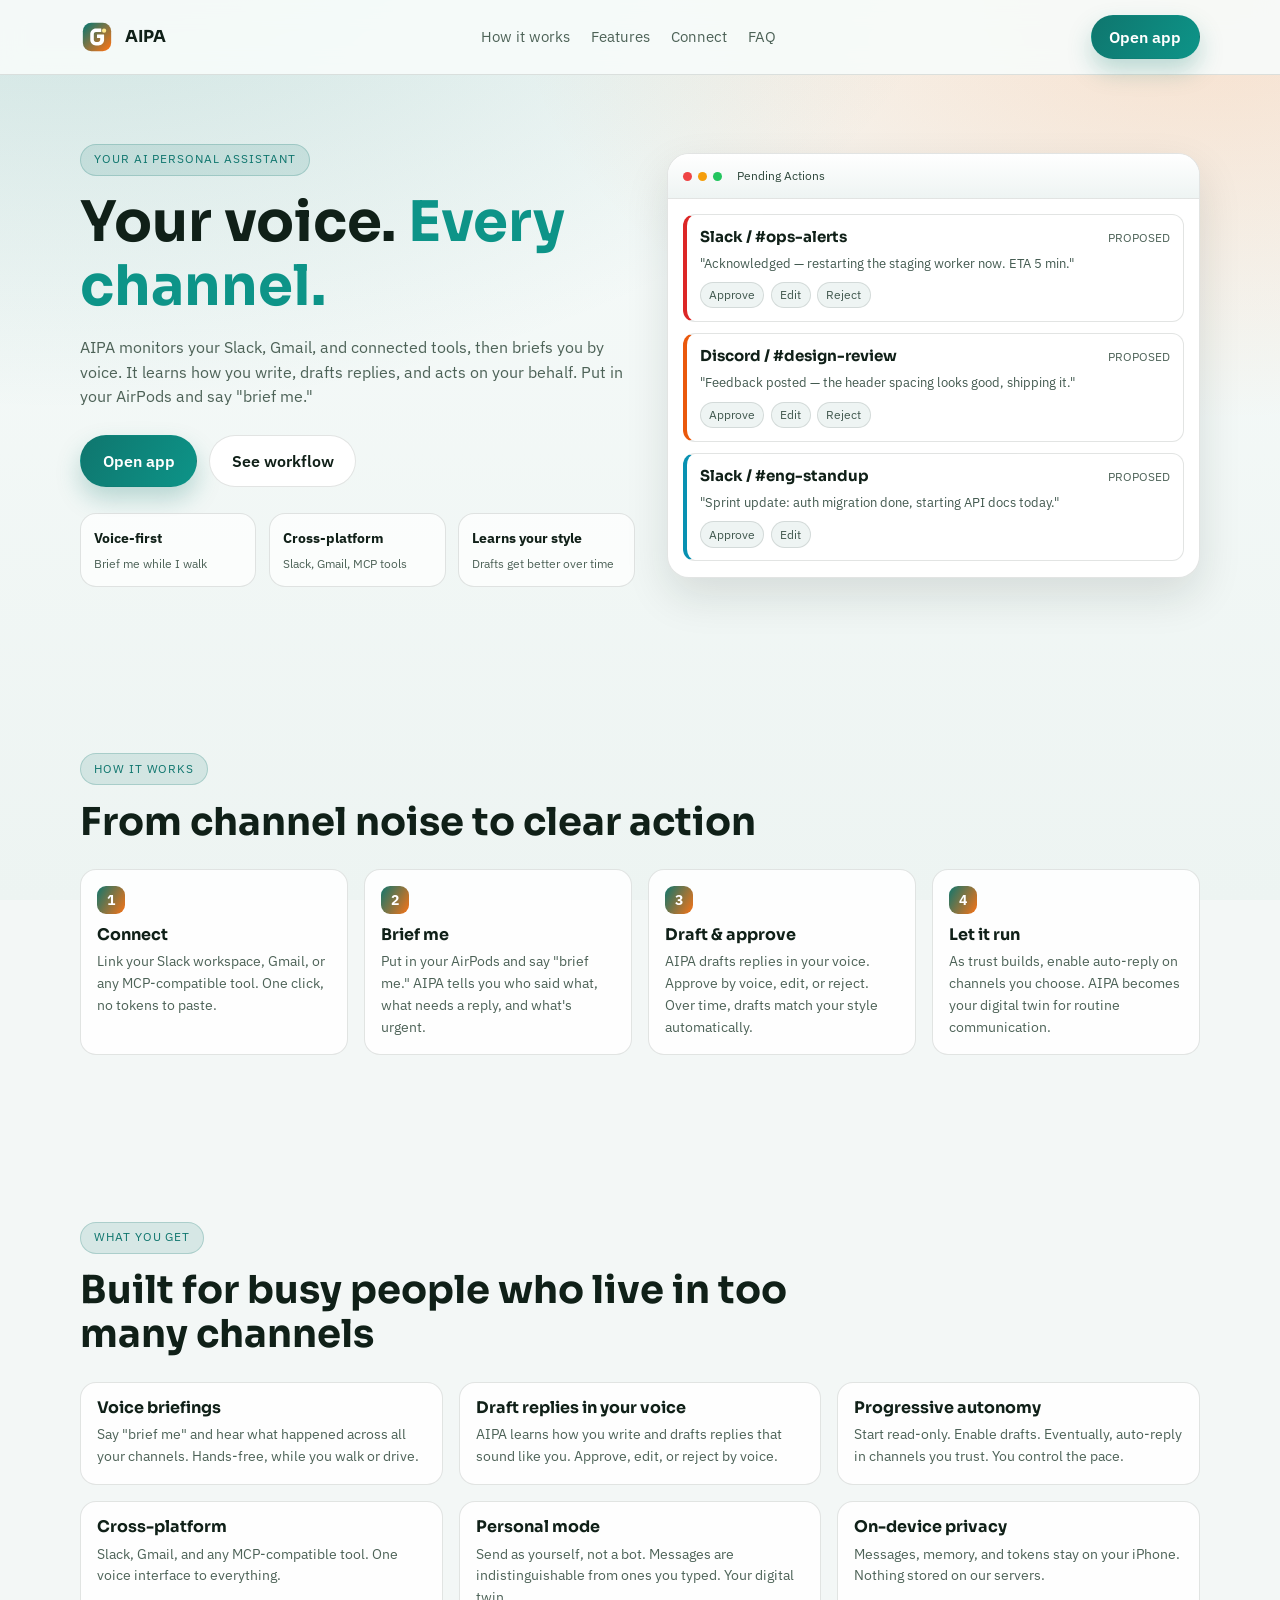
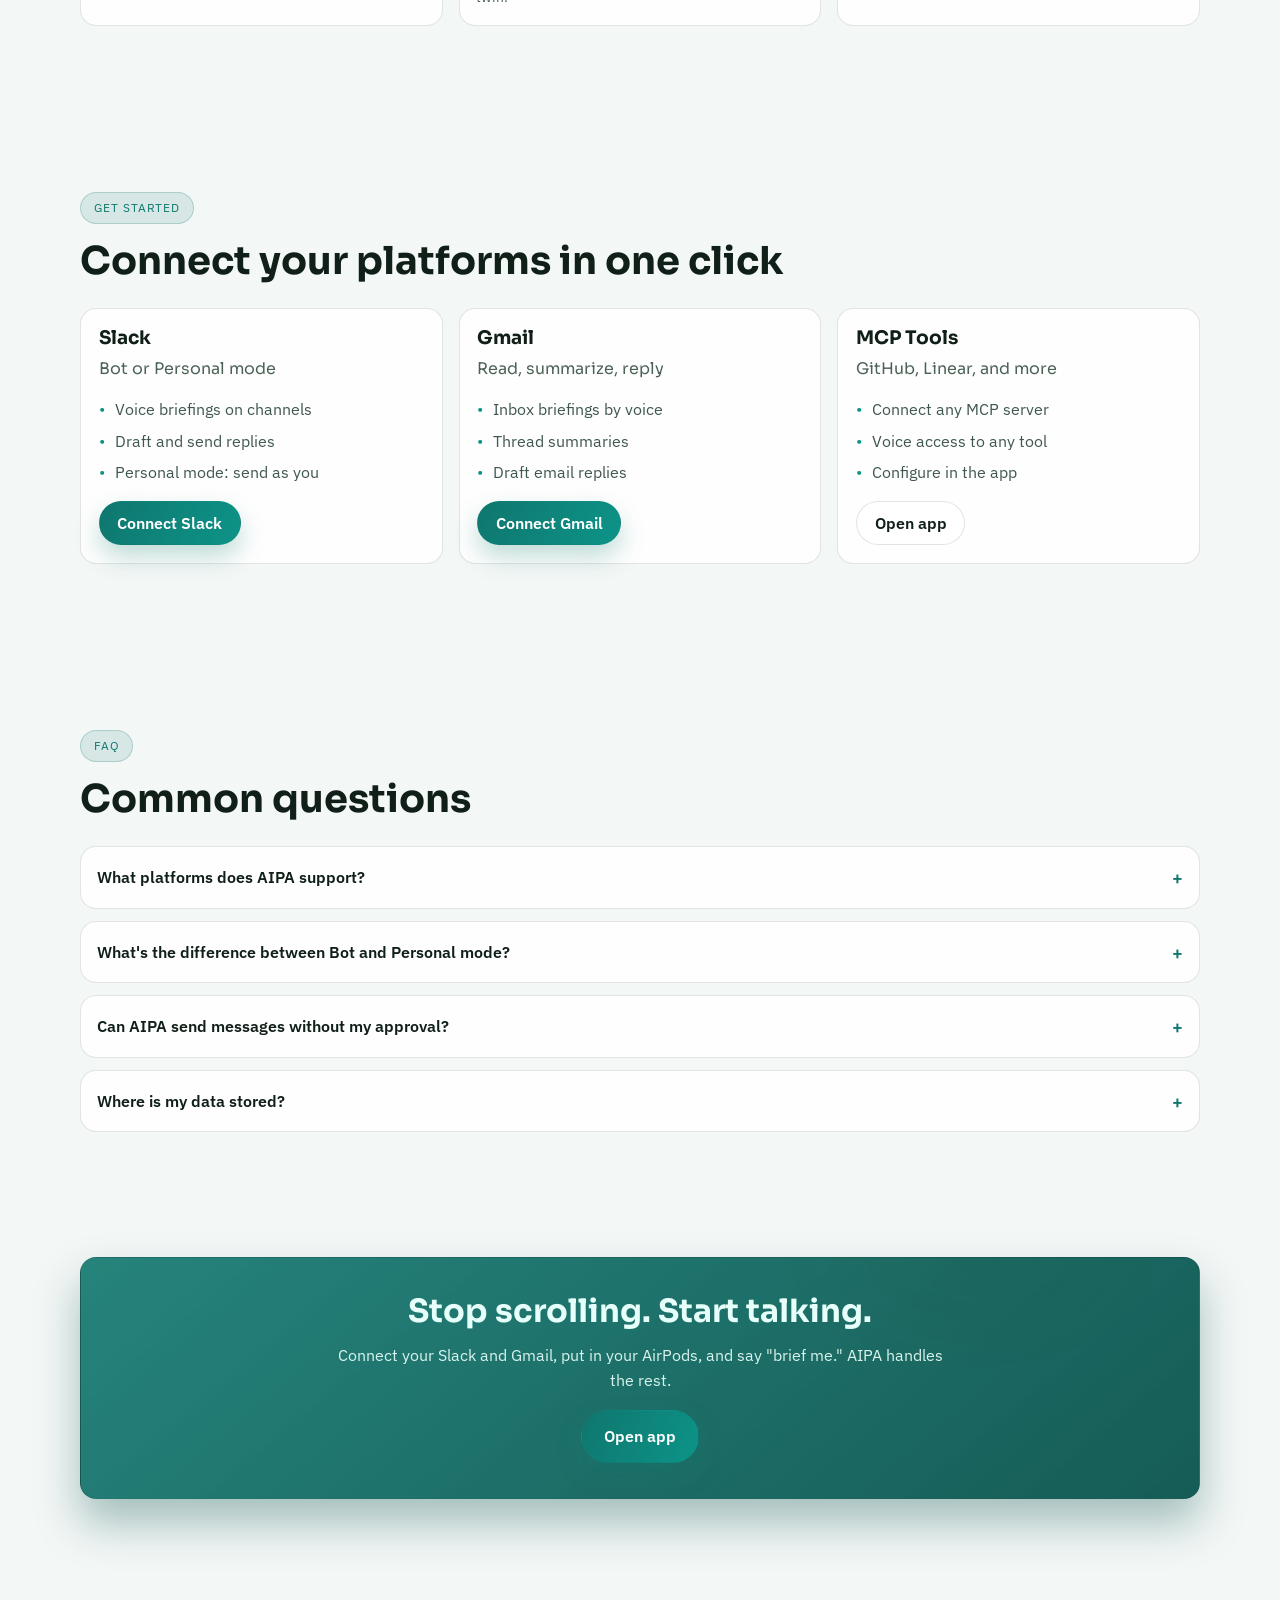
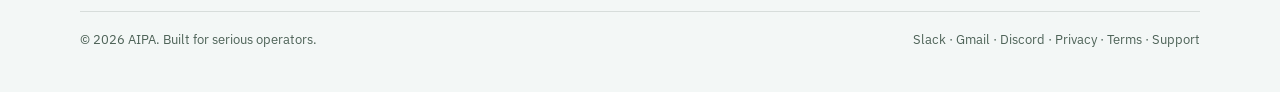
<file: index.html>
<!doctype html>
<html lang="en">
  <head>
    <meta charset="UTF-8" />
    <meta name="viewport" content="width=device-width, initial-scale=1.0" />
    <title>AIPA | Your AI Personal Assistant</title>
    <meta
      name="description"
      content="AIPA is a voice-first AI assistant that orchestrates your agents across Slack and Discord. Talk naturally, approve actions, and keep your channels moving."
    />

    <link rel="icon" href="assets/logo.svg" type="image/svg+xml" />
    <link rel="stylesheet" href="styles.css" />

    <link rel="preconnect" href="https://fonts.googleapis.com" />
    <link rel="preconnect" href="https://fonts.gstatic.com" crossorigin />
    <link
      href="https://fonts.googleapis.com/css2?family=Sora:wght@400;500;600;700;800&family=IBM+Plex+Sans:wght@400;500;600&display=swap"
      rel="stylesheet"
    />
  </head>
  <body>
    <div class="site-bg"></div>

    <header class="nav" id="top">
      <div class="nav-inner">
        <a class="brand" href="#top" aria-label="AIPA Home">
          <img src="assets/logo.svg" alt="AIPA logo" />
          <span>AIPA</span>
        </a>

        <button class="menu-btn" id="menuBtn" aria-expanded="false" aria-controls="mobileMenu">
          <span></span><span></span><span></span>
        </button>

        <nav class="nav-links" aria-label="Main navigation">
          <a href="#how">How it works</a>
          <a href="#features">Features</a>
          <a href="#connect">Connect</a>
          <a href="#faq">FAQ</a>
        </nav>

        <a class="btn btn-primary nav-cta" href="https://app.aipa.site">Open app</a>
      </div>

      <div class="mobile-menu" id="mobileMenu">
        <a href="#how">How it works</a>
        <a href="#features">Features</a>
        <a href="#connect">Connect</a>
        <a href="#faq">FAQ</a>
        <a class="btn btn-primary" href="https://app.aipa.site">Open app</a>
      </div>
    </header>

    <main>
      <section class="hero section reveal">
        <div class="hero-grid container">
          <div>
            <p class="eyebrow">Your AI personal assistant</p>
            <h1>
              Your voice.
              <span>Every channel.</span>
            </h1>
            <p class="hero-copy">
              AIPA monitors your Slack, Gmail, and connected tools,
              then briefs you by voice. It learns how you write, drafts replies,
              and acts on your behalf. Put in your AirPods and say "brief me."
            </p>
            <div class="hero-actions">
              <a class="btn btn-primary btn-lg" href="https://app.aipa.site">Open app</a>
              <a class="btn btn-ghost btn-lg" href="#how">See workflow</a>
            </div>
            <div class="hero-stats">
              <div>
                <strong>Voice-first</strong>
                <span>Brief me while I walk</span>
              </div>
              <div>
                <strong>Cross-platform</strong>
                <span>Slack, Gmail, MCP tools</span>
              </div>
              <div>
                <strong>Learns your style</strong>
                <span>Drafts get better over time</span>
              </div>
            </div>
          </div>

          <aside class="hero-panel" aria-label="Example action cards">
            <div class="panel-head">
              <span class="dot red"></span>
              <span class="dot amber"></span>
              <span class="dot green"></span>
              <p>Pending Actions</p>
            </div>
            <div class="panel-body">
              <article class="queue-item critical">
                <header>
                  <h3>Slack / #ops-alerts</h3>
                  <span>Proposed</span>
                </header>
                <p>"Acknowledged — restarting the staging worker now. ETA 5 min."</p>
                <div class="queue-tags">
                  <span>Approve</span>
                  <span>Edit</span>
                  <span>Reject</span>
                </div>
              </article>

              <article class="queue-item high">
                <header>
                  <h3>Discord / #design-review</h3>
                  <span>Proposed</span>
                </header>
                <p>"Feedback posted — the header spacing looks good, shipping it."</p>
                <div class="queue-tags">
                  <span>Approve</span>
                  <span>Edit</span>
                  <span>Reject</span>
                </div>
              </article>

              <article class="queue-item normal">
                <header>
                  <h3>Slack / #eng-standup</h3>
                  <span>Proposed</span>
                </header>
                <p>"Sprint update: auth migration done, starting API docs today."</p>
                <div class="queue-tags">
                  <span>Approve</span>
                  <span>Edit</span>
                </div>
              </article>
            </div>
          </aside>
        </div>
      </section>

      <section class="section reveal" id="how">
        <div class="container">
          <div class="section-head">
            <p class="eyebrow">How it works</p>
            <h2>From channel noise to clear action</h2>
          </div>

          <div class="steps-grid">
            <article class="step-card">
              <span>1</span>
              <h3>Connect</h3>
              <p>
                Link your Slack workspace, Gmail, or any MCP-compatible tool.
                One click, no tokens to paste.
              </p>
            </article>
            <article class="step-card">
              <span>2</span>
              <h3>Brief me</h3>
              <p>
                Put in your AirPods and say "brief me." AIPA tells you who
                said what, what needs a reply, and what's urgent.
              </p>
            </article>
            <article class="step-card">
              <span>3</span>
              <h3>Draft &amp; approve</h3>
              <p>
                AIPA drafts replies in your voice. Approve by voice, edit,
                or reject. Over time, drafts match your style automatically.
              </p>
            </article>
            <article class="step-card">
              <span>4</span>
              <h3>Let it run</h3>
              <p>
                As trust builds, enable auto-reply on channels you choose.
                AIPA becomes your digital twin for routine communication.
              </p>
            </article>
          </div>
        </div>
      </section>

      <section class="section reveal" id="features">
        <div class="container">
          <div class="section-head">
            <p class="eyebrow">What you get</p>
            <h2>Built for busy people who live in too many channels</h2>
          </div>

          <div class="feature-grid">
            <article class="feature-card">
              <h3>Voice briefings</h3>
              <p>Say "brief me" and hear what happened across all your channels. Hands-free, while you walk or drive.</p>
            </article>
            <article class="feature-card">
              <h3>Draft replies in your voice</h3>
              <p>AIPA learns how you write and drafts replies that sound like you. Approve, edit, or reject by voice.</p>
            </article>
            <article class="feature-card">
              <h3>Progressive autonomy</h3>
              <p>Start read-only. Enable drafts. Eventually, auto-reply in channels you trust. You control the pace.</p>
            </article>
            <article class="feature-card">
              <h3>Cross-platform</h3>
              <p>Slack, Gmail, and any MCP-compatible tool. One voice interface to everything.</p>
            </article>
            <article class="feature-card">
              <h3>Personal mode</h3>
              <p>Send as yourself, not a bot. Messages are indistinguishable from ones you typed. Your digital twin.</p>
            </article>
            <article class="feature-card">
              <h3>On-device privacy</h3>
              <p>Messages, memory, and tokens stay on your iPhone. Nothing stored on our servers.</p>
            </article>
          </div>
        </div>
      </section>

      <section class="section reveal" id="connect">
        <div class="container">
          <div class="section-head">
            <p class="eyebrow">Get started</p>
            <h2>Connect your platforms in one click</h2>
          </div>

          <div class="pricing-grid">
            <article class="price-card">
              <h3>Slack</h3>
              <p class="price" style="font-size:1rem;color:var(--muted)">Bot or Personal mode</p>
              <ul>
                <li>Voice briefings on channels</li>
                <li>Draft and send replies</li>
                <li>Personal mode: send as you</li>
              </ul>
              <a class="btn btn-primary" href="/install/slack.html">Connect Slack</a>
            </article>

            <article class="price-card">
              <h3>Gmail</h3>
              <p class="price" style="font-size:1rem;color:var(--muted)">Read, summarize, reply</p>
              <ul>
                <li>Inbox briefings by voice</li>
                <li>Thread summaries</li>
                <li>Draft email replies</li>
              </ul>
              <a class="btn btn-primary" href="/install/gmail.html">Connect Gmail</a>
            </article>

            <article class="price-card">
              <h3>MCP Tools</h3>
              <p class="price" style="font-size:1rem;color:var(--muted)">GitHub, Linear, and more</p>
              <ul>
                <li>Connect any MCP server</li>
                <li>Voice access to any tool</li>
                <li>Configure in the app</li>
              </ul>
              <a class="btn btn-ghost" href="https://app.aipa.site">Open app</a>
            </article>
          </div>
        </div>
      </section>

      <section class="section reveal" id="faq">
        <div class="container">
          <div class="section-head">
            <p class="eyebrow">FAQ</p>
            <h2>Common questions</h2>
          </div>

          <div class="faq-list">
            <article class="faq-item">
              <button class="faq-q" type="button">
                What platforms does AIPA support?
                <span>+</span>
              </button>
              <div class="faq-a">
                Slack (bot and personal mode), Gmail, and any tool with an MCP server.
                Connect with one click — no tokens to paste.
              </div>
            </article>

            <article class="faq-item">
              <button class="faq-q" type="button">
                What's the difference between Bot and Personal mode?
                <span>+</span>
              </button>
              <div class="faq-a">
                Bot mode: AIPA joins as a separate bot user, messages are labeled [via AIPA].
                Personal mode: AIPA sends as you — messages are indistinguishable from ones you typed.
                You choose per workspace.
              </div>
            </article>

            <article class="faq-item">
              <button class="faq-q" type="button">
                Can AIPA send messages without my approval?
                <span>+</span>
              </button>
              <div class="faq-a">
                Not by default. Every draft goes through you first. As you build trust,
                you can enable auto-reply on specific channels. You control the pace.
              </div>
            </article>

            <article class="faq-item">
              <button class="faq-q" type="button">
                Where is my data stored?
                <span>+</span>
              </button>
              <div class="faq-a">
                On your iPhone. Messages, agent memory, API keys, and tokens all stay in
                your device's Keychain. Nothing is stored on our servers.
              </div>
            </article>
          </div>
        </div>
      </section>

      <section class="section cta reveal" id="join">
        <div class="container cta-card">
          <h2>Stop scrolling. Start talking.</h2>
          <p>
            Connect your Slack and Gmail, put in your AirPods, and say "brief me."
            AIPA handles the rest.
          </p>
          <a class="btn btn-primary btn-lg" href="https://app.aipa.site">
            Open app
          </a>
        </div>
      </section>
    </main>

    <footer class="footer">
      <div class="container footer-inner">
        <p>&copy; <span id="year"></span> AIPA. Built for serious operators.</p>
        <div>
          <a href="/install/slack.html">Slack</a> &middot;
          <a href="/install/gmail.html">Gmail</a> &middot;
          <a href="/install/discord.html">Discord</a> &middot;
          <a href="/privacy.html">Privacy</a> &middot;
          <a href="/terms.html">Terms</a> &middot;
          <a href="/support.html">Support</a>
        </div>
      </div>
    </footer>

    <script src="script.js"></script>
  </body>
</html>
</file>
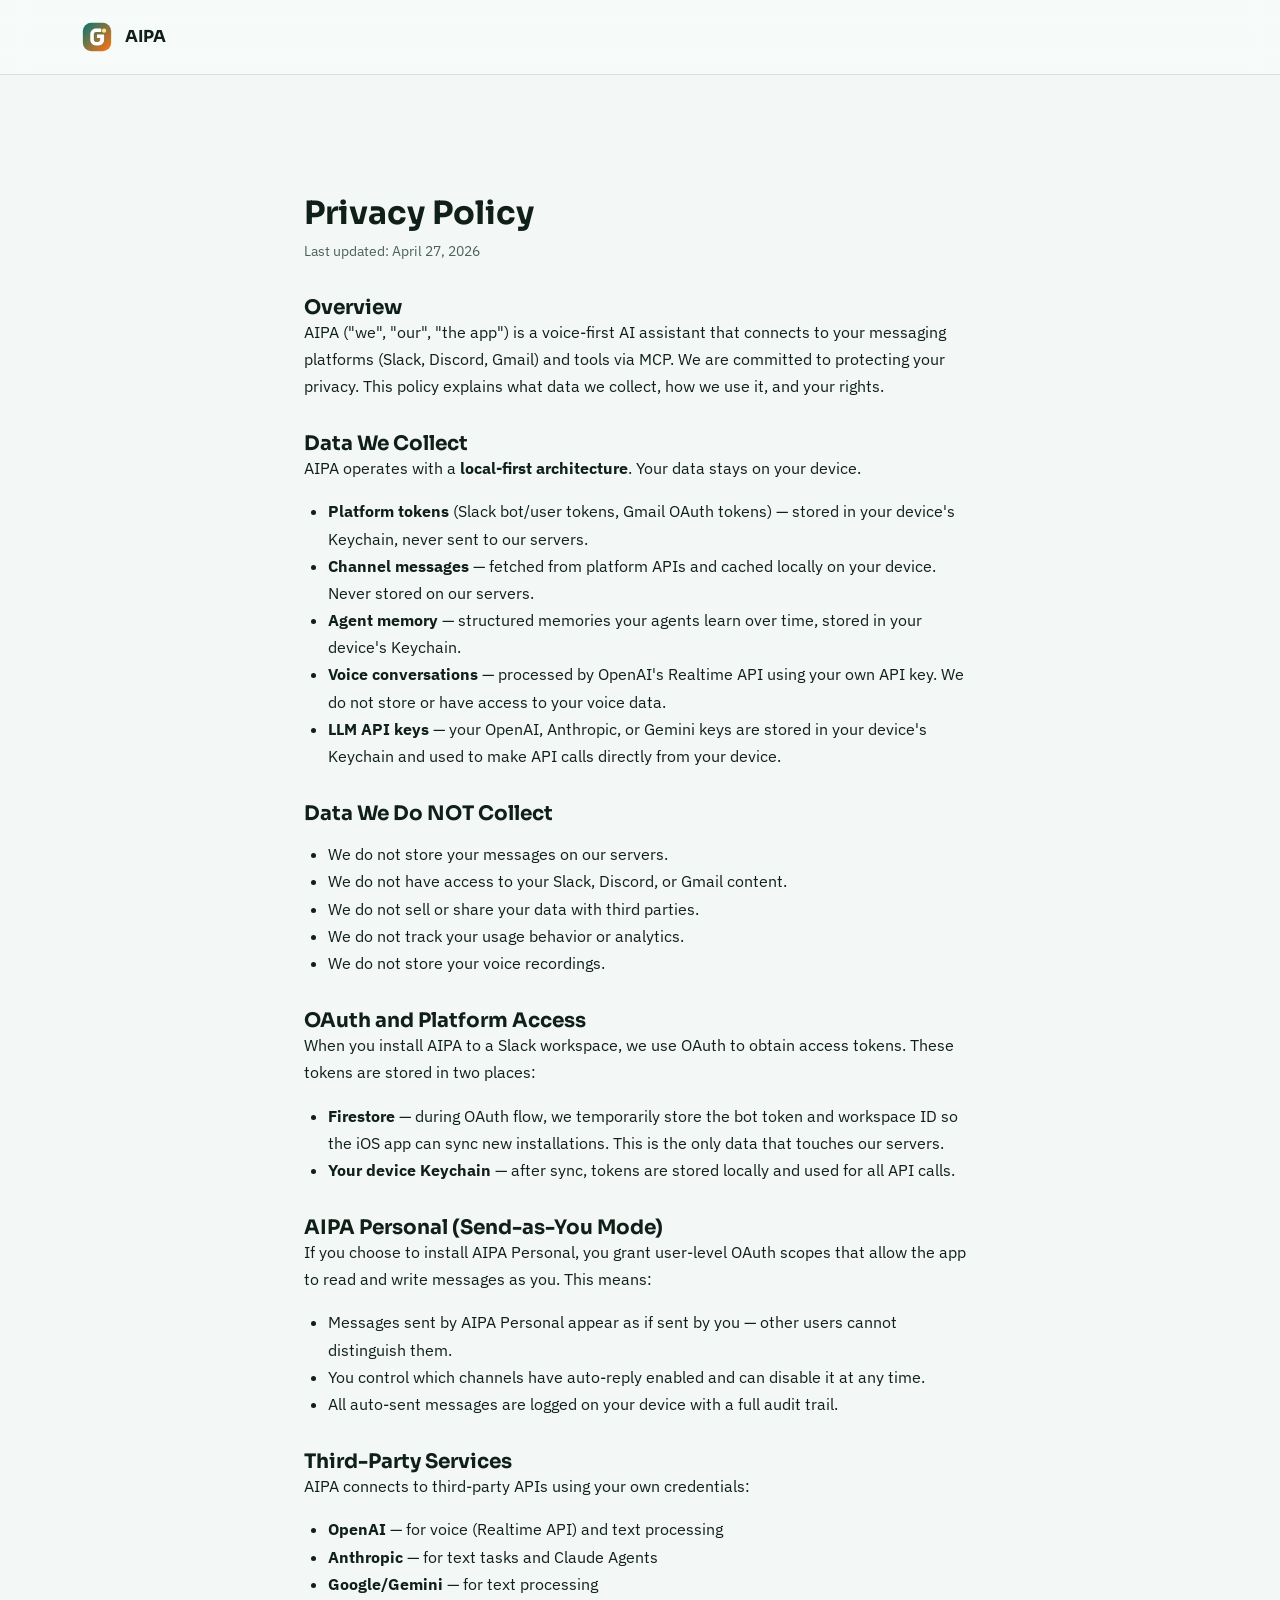
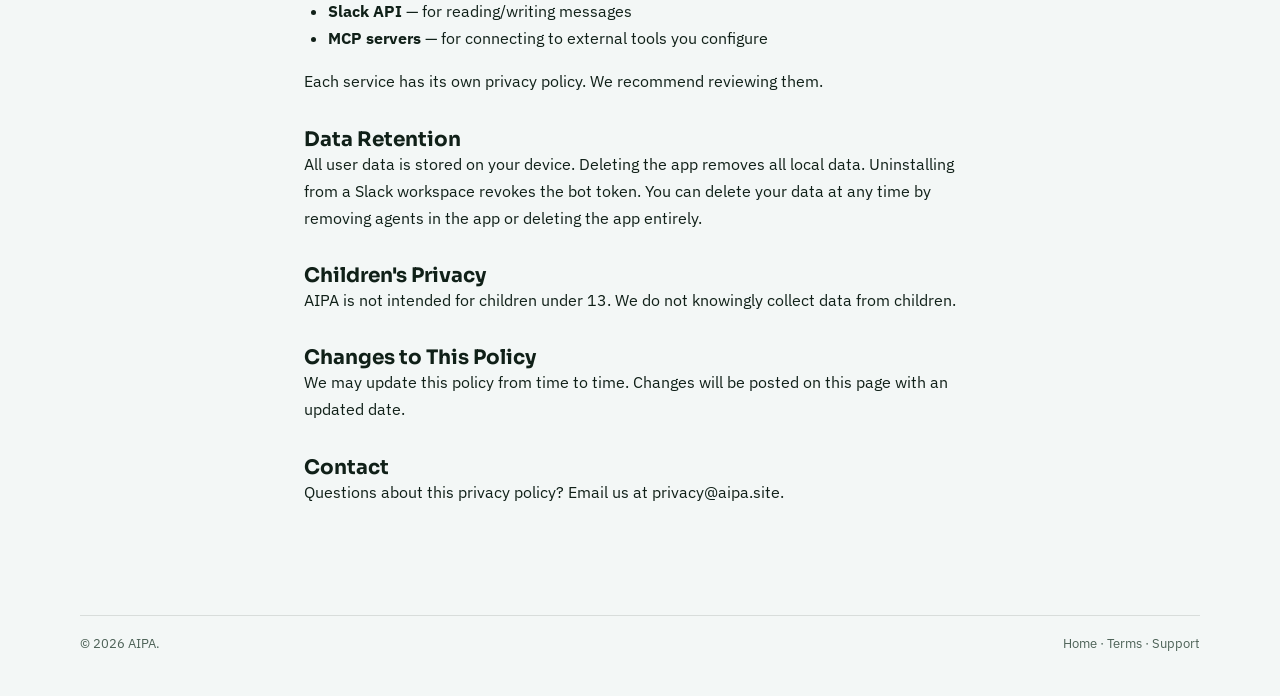
<file: privacy.html>
<!doctype html>
<html lang="en">
  <head>
    <meta charset="UTF-8" />
    <meta name="viewport" content="width=device-width, initial-scale=1.0" />
    <title>Privacy Policy | AIPA</title>
    <meta name="description" content="AIPA Privacy Policy — how we handle your data." />
    <link rel="icon" href="assets/logo.svg" type="image/svg+xml" />
    <link rel="stylesheet" href="styles.css" />
    <link rel="preconnect" href="https://fonts.googleapis.com" />
    <link rel="preconnect" href="https://fonts.gstatic.com" crossorigin />
    <link href="https://fonts.googleapis.com/css2?family=Sora:wght@400;500;600;700;800&family=IBM+Plex+Sans:wght@400;500;600&display=swap" rel="stylesheet" />
    <style>
      .legal { max-width: 720px; margin: 0 auto; padding: 120px 24px 80px; }
      .legal h1 { font-family: "Sora", sans-serif; font-size: 2rem; margin-bottom: 0.5rem; }
      .legal .updated { color: var(--muted); font-size: 0.875rem; margin-bottom: 2rem; }
      .legal h2 { font-family: "Sora", sans-serif; font-size: 1.25rem; margin-top: 2rem; }
      .legal p, .legal li { line-height: 1.7; color: var(--ink); }
      .legal ul { padding-left: 1.5rem; }
    </style>
  </head>
  <body>
    <header class="nav">
      <div class="nav-inner">
        <a class="brand" href="/" aria-label="AIPA Home">
          <img src="assets/logo.svg" alt="AIPA logo" />
          <span>AIPA</span>
        </a>
      </div>
    </header>

    <div class="legal">
      <h1>Privacy Policy</h1>
      <p class="updated">Last updated: April 27, 2026</p>

      <h2>Overview</h2>
      <p>AIPA ("we", "our", "the app") is a voice-first AI assistant that connects to your messaging platforms (Slack, Discord, Gmail) and tools via MCP. We are committed to protecting your privacy. This policy explains what data we collect, how we use it, and your rights.</p>

      <h2>Data We Collect</h2>
      <p>AIPA operates with a <strong>local-first architecture</strong>. Your data stays on your device.</p>
      <ul>
        <li><strong>Platform tokens</strong> (Slack bot/user tokens, Gmail OAuth tokens) — stored in your device's Keychain, never sent to our servers.</li>
        <li><strong>Channel messages</strong> — fetched from platform APIs and cached locally on your device. Never stored on our servers.</li>
        <li><strong>Agent memory</strong> — structured memories your agents learn over time, stored in your device's Keychain.</li>
        <li><strong>Voice conversations</strong> — processed by OpenAI's Realtime API using your own API key. We do not store or have access to your voice data.</li>
        <li><strong>LLM API keys</strong> — your OpenAI, Anthropic, or Gemini keys are stored in your device's Keychain and used to make API calls directly from your device.</li>
      </ul>

      <h2>Data We Do NOT Collect</h2>
      <ul>
        <li>We do not store your messages on our servers.</li>
        <li>We do not have access to your Slack, Discord, or Gmail content.</li>
        <li>We do not sell or share your data with third parties.</li>
        <li>We do not track your usage behavior or analytics.</li>
        <li>We do not store your voice recordings.</li>
      </ul>

      <h2>OAuth and Platform Access</h2>
      <p>When you install AIPA to a Slack workspace, we use OAuth to obtain access tokens. These tokens are stored in two places:</p>
      <ul>
        <li><strong>Firestore</strong> — during OAuth flow, we temporarily store the bot token and workspace ID so the iOS app can sync new installations. This is the only data that touches our servers.</li>
        <li><strong>Your device Keychain</strong> — after sync, tokens are stored locally and used for all API calls.</li>
      </ul>

      <h2>AIPA Personal (Send-as-You Mode)</h2>
      <p>If you choose to install AIPA Personal, you grant user-level OAuth scopes that allow the app to read and write messages as you. This means:</p>
      <ul>
        <li>Messages sent by AIPA Personal appear as if sent by you — other users cannot distinguish them.</li>
        <li>You control which channels have auto-reply enabled and can disable it at any time.</li>
        <li>All auto-sent messages are logged on your device with a full audit trail.</li>
      </ul>

      <h2>Third-Party Services</h2>
      <p>AIPA connects to third-party APIs using your own credentials:</p>
      <ul>
        <li><strong>OpenAI</strong> — for voice (Realtime API) and text processing</li>
        <li><strong>Anthropic</strong> — for text tasks and Claude Agents</li>
        <li><strong>Google/Gemini</strong> — for text processing</li>
        <li><strong>Slack API</strong> — for reading/writing messages</li>
        <li><strong>MCP servers</strong> — for connecting to external tools you configure</li>
      </ul>
      <p>Each service has its own privacy policy. We recommend reviewing them.</p>

      <h2>Data Retention</h2>
      <p>All user data is stored on your device. Deleting the app removes all local data. Uninstalling from a Slack workspace revokes the bot token. You can delete your data at any time by removing agents in the app or deleting the app entirely.</p>

      <h2>Children's Privacy</h2>
      <p>AIPA is not intended for children under 13. We do not knowingly collect data from children.</p>

      <h2>Changes to This Policy</h2>
      <p>We may update this policy from time to time. Changes will be posted on this page with an updated date.</p>

      <h2>Contact</h2>
      <p>Questions about this privacy policy? Email us at <a href="mailto:privacy@aipa.site">privacy@aipa.site</a>.</p>
    </div>

    <footer class="footer">
      <div class="container footer-inner">
        <p>&copy; <span id="year"></span> AIPA.</p>
        <div>
          <a href="/">Home</a> &middot;
          <a href="/terms.html">Terms</a> &middot;
          <a href="/support.html">Support</a>
        </div>
      </div>
    </footer>
    <script>document.getElementById("year").textContent = new Date().getFullYear();</script>
  </body>
</html>
</file>
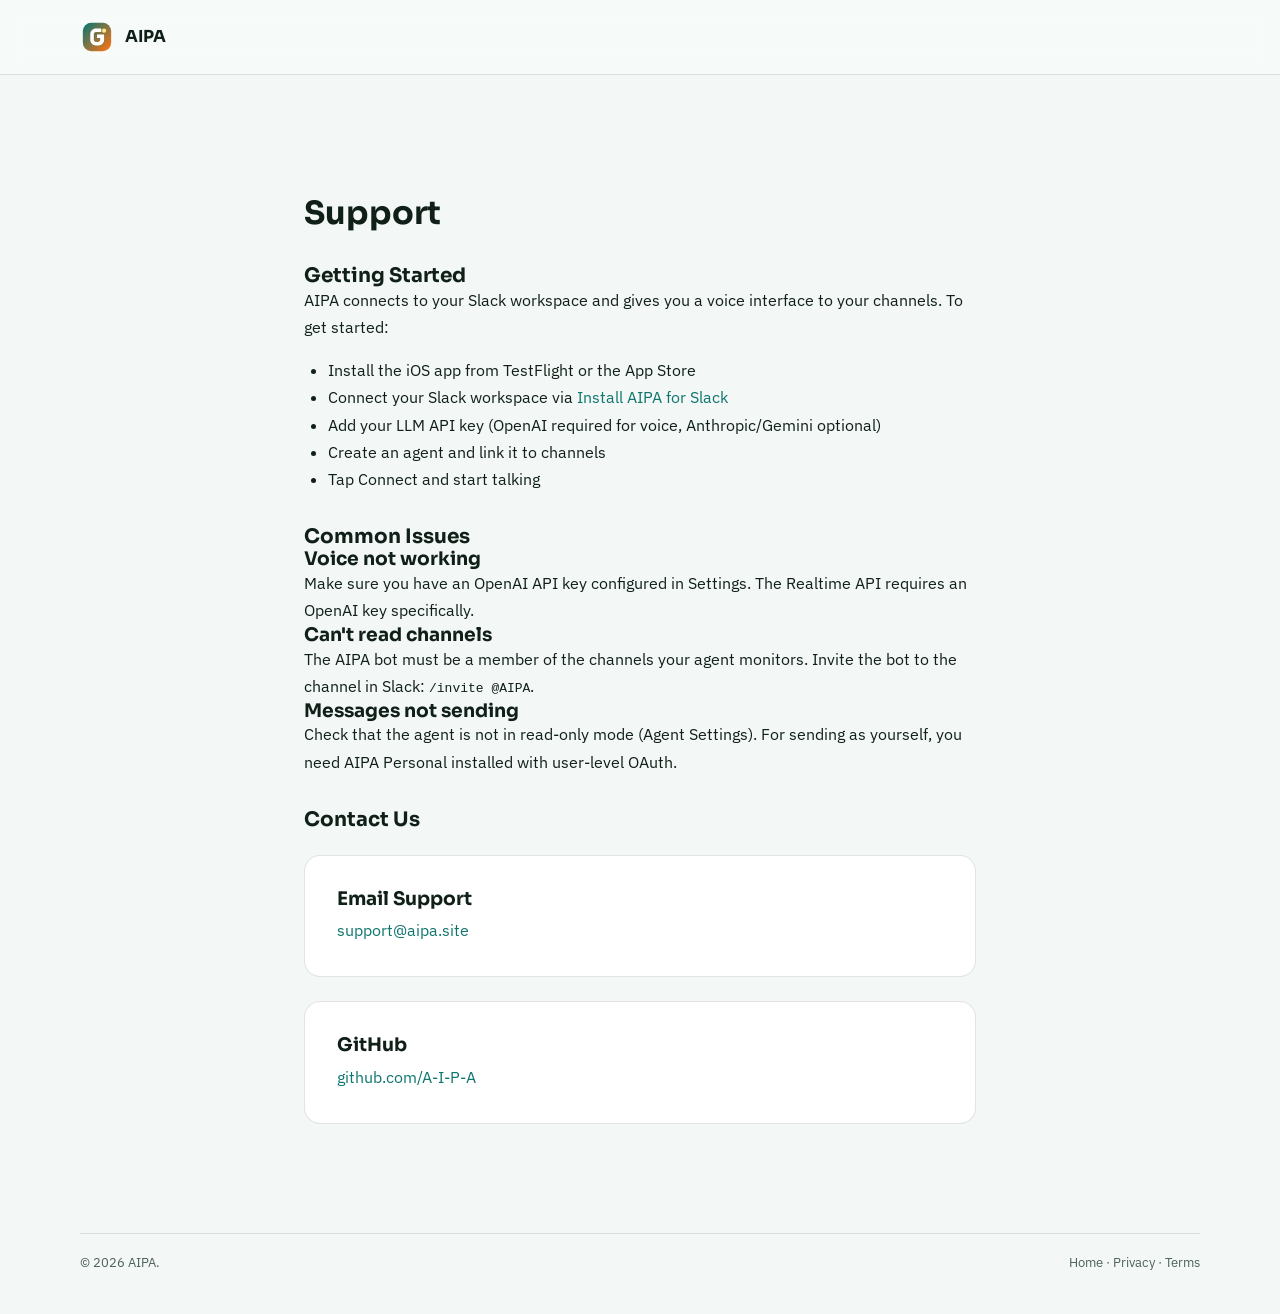
<file: support.html>
<!doctype html>
<html lang="en">
  <head>
    <meta charset="UTF-8" />
    <meta name="viewport" content="width=device-width, initial-scale=1.0" />
    <title>Support | AIPA</title>
    <meta name="description" content="Get help with AIPA." />
    <link rel="icon" href="assets/logo.svg" type="image/svg+xml" />
    <link rel="stylesheet" href="styles.css" />
    <link rel="preconnect" href="https://fonts.googleapis.com" />
    <link rel="preconnect" href="https://fonts.gstatic.com" crossorigin />
    <link href="https://fonts.googleapis.com/css2?family=Sora:wght@400;500;600;700;800&family=IBM+Plex+Sans:wght@400;500;600&display=swap" rel="stylesheet" />
    <style>
      .legal { max-width: 720px; margin: 0 auto; padding: 120px 24px 80px; }
      .legal h1 { font-family: "Sora", sans-serif; font-size: 2rem; margin-bottom: 0.5rem; }
      .legal h2 { font-family: "Sora", sans-serif; font-size: 1.25rem; margin-top: 2rem; }
      .legal p, .legal li { line-height: 1.7; color: var(--ink); }
      .legal ul { padding-left: 1.5rem; }
      .legal a { color: var(--teal); }
      .contact-card { background: var(--surface); border-radius: var(--radius-lg); padding: 2rem; margin-top: 1.5rem; border: 1px solid var(--line); }
      .contact-card h3 { font-family: "Sora", sans-serif; margin: 0 0 0.5rem; }
      .contact-card p { margin: 0; }
    </style>
  </head>
  <body>
    <header class="nav">
      <div class="nav-inner">
        <a class="brand" href="/" aria-label="AIPA Home">
          <img src="assets/logo.svg" alt="AIPA logo" />
          <span>AIPA</span>
        </a>
      </div>
    </header>

    <div class="legal">
      <h1>Support</h1>

      <h2>Getting Started</h2>
      <p>AIPA connects to your Slack workspace and gives you a voice interface to your channels. To get started:</p>
      <ul>
        <li>Install the iOS app from TestFlight or the App Store</li>
        <li>Connect your Slack workspace via <a href="/install/slack.html">Install AIPA for Slack</a></li>
        <li>Add your LLM API key (OpenAI required for voice, Anthropic/Gemini optional)</li>
        <li>Create an agent and link it to channels</li>
        <li>Tap Connect and start talking</li>
      </ul>

      <h2>Common Issues</h2>

      <h3>Voice not working</h3>
      <p>Make sure you have an OpenAI API key configured in Settings. The Realtime API requires an OpenAI key specifically.</p>

      <h3>Can't read channels</h3>
      <p>The AIPA bot must be a member of the channels your agent monitors. Invite the bot to the channel in Slack: <code>/invite @AIPA</code>.</p>

      <h3>Messages not sending</h3>
      <p>Check that the agent is not in read-only mode (Agent Settings). For sending as yourself, you need AIPA Personal installed with user-level OAuth.</p>

      <h2>Contact Us</h2>

      <div class="contact-card">
        <h3>Email Support</h3>
        <p><a href="mailto:support@aipa.site">support@aipa.site</a></p>
      </div>

      <div class="contact-card">
        <h3>GitHub</h3>
        <p><a href="https://github.com/A-I-P-A">github.com/A-I-P-A</a></p>
      </div>
    </div>

    <footer class="footer">
      <div class="container footer-inner">
        <p>&copy; <span id="year"></span> AIPA.</p>
        <div>
          <a href="/">Home</a> &middot;
          <a href="/privacy.html">Privacy</a> &middot;
          <a href="/terms.html">Terms</a>
        </div>
      </div>
    </footer>
    <script>document.getElementById("year").textContent = new Date().getFullYear();</script>
  </body>
</html>
</file>
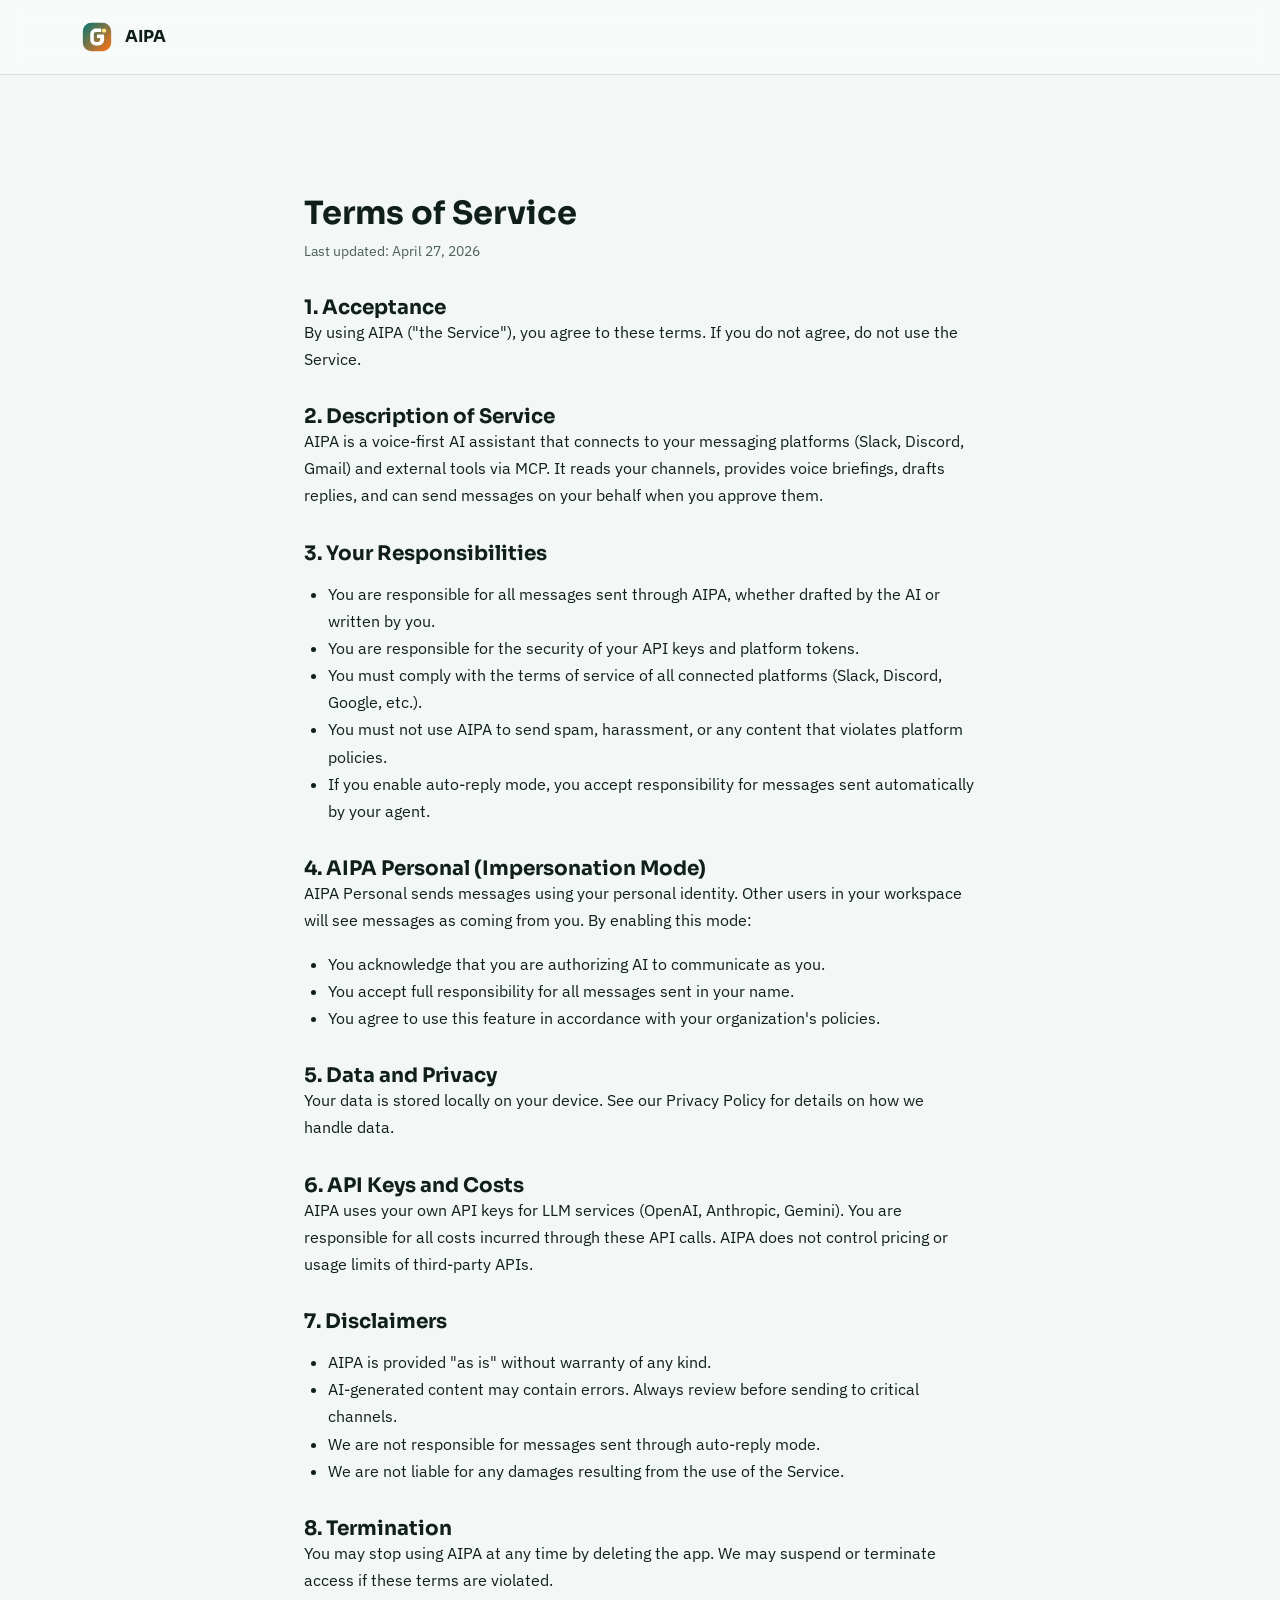
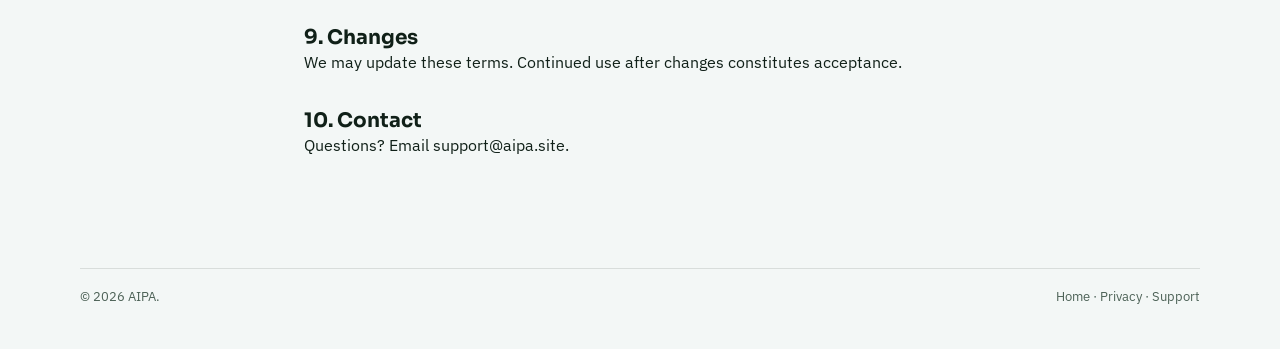
<file: terms.html>
<!doctype html>
<html lang="en">
  <head>
    <meta charset="UTF-8" />
    <meta name="viewport" content="width=device-width, initial-scale=1.0" />
    <title>Terms of Service | AIPA</title>
    <meta name="description" content="AIPA Terms of Service." />
    <link rel="icon" href="assets/logo.svg" type="image/svg+xml" />
    <link rel="stylesheet" href="styles.css" />
    <link rel="preconnect" href="https://fonts.googleapis.com" />
    <link rel="preconnect" href="https://fonts.gstatic.com" crossorigin />
    <link href="https://fonts.googleapis.com/css2?family=Sora:wght@400;500;600;700;800&family=IBM+Plex+Sans:wght@400;500;600&display=swap" rel="stylesheet" />
    <style>
      .legal { max-width: 720px; margin: 0 auto; padding: 120px 24px 80px; }
      .legal h1 { font-family: "Sora", sans-serif; font-size: 2rem; margin-bottom: 0.5rem; }
      .legal .updated { color: var(--muted); font-size: 0.875rem; margin-bottom: 2rem; }
      .legal h2 { font-family: "Sora", sans-serif; font-size: 1.25rem; margin-top: 2rem; }
      .legal p, .legal li { line-height: 1.7; color: var(--ink); }
      .legal ul { padding-left: 1.5rem; }
    </style>
  </head>
  <body>
    <header class="nav">
      <div class="nav-inner">
        <a class="brand" href="/" aria-label="AIPA Home">
          <img src="assets/logo.svg" alt="AIPA logo" />
          <span>AIPA</span>
        </a>
      </div>
    </header>

    <div class="legal">
      <h1>Terms of Service</h1>
      <p class="updated">Last updated: April 27, 2026</p>

      <h2>1. Acceptance</h2>
      <p>By using AIPA ("the Service"), you agree to these terms. If you do not agree, do not use the Service.</p>

      <h2>2. Description of Service</h2>
      <p>AIPA is a voice-first AI assistant that connects to your messaging platforms (Slack, Discord, Gmail) and external tools via MCP. It reads your channels, provides voice briefings, drafts replies, and can send messages on your behalf when you approve them.</p>

      <h2>3. Your Responsibilities</h2>
      <ul>
        <li>You are responsible for all messages sent through AIPA, whether drafted by the AI or written by you.</li>
        <li>You are responsible for the security of your API keys and platform tokens.</li>
        <li>You must comply with the terms of service of all connected platforms (Slack, Discord, Google, etc.).</li>
        <li>You must not use AIPA to send spam, harassment, or any content that violates platform policies.</li>
        <li>If you enable auto-reply mode, you accept responsibility for messages sent automatically by your agent.</li>
      </ul>

      <h2>4. AIPA Personal (Impersonation Mode)</h2>
      <p>AIPA Personal sends messages using your personal identity. Other users in your workspace will see messages as coming from you. By enabling this mode:</p>
      <ul>
        <li>You acknowledge that you are authorizing AI to communicate as you.</li>
        <li>You accept full responsibility for all messages sent in your name.</li>
        <li>You agree to use this feature in accordance with your organization's policies.</li>
      </ul>

      <h2>5. Data and Privacy</h2>
      <p>Your data is stored locally on your device. See our <a href="/privacy.html">Privacy Policy</a> for details on how we handle data.</p>

      <h2>6. API Keys and Costs</h2>
      <p>AIPA uses your own API keys for LLM services (OpenAI, Anthropic, Gemini). You are responsible for all costs incurred through these API calls. AIPA does not control pricing or usage limits of third-party APIs.</p>

      <h2>7. Disclaimers</h2>
      <ul>
        <li>AIPA is provided "as is" without warranty of any kind.</li>
        <li>AI-generated content may contain errors. Always review before sending to critical channels.</li>
        <li>We are not responsible for messages sent through auto-reply mode.</li>
        <li>We are not liable for any damages resulting from the use of the Service.</li>
      </ul>

      <h2>8. Termination</h2>
      <p>You may stop using AIPA at any time by deleting the app. We may suspend or terminate access if these terms are violated.</p>

      <h2>9. Changes</h2>
      <p>We may update these terms. Continued use after changes constitutes acceptance.</p>

      <h2>10. Contact</h2>
      <p>Questions? Email <a href="mailto:support@aipa.site">support@aipa.site</a>.</p>
    </div>

    <footer class="footer">
      <div class="container footer-inner">
        <p>&copy; <span id="year"></span> AIPA.</p>
        <div>
          <a href="/">Home</a> &middot;
          <a href="/privacy.html">Privacy</a> &middot;
          <a href="/support.html">Support</a>
        </div>
      </div>
    </footer>
    <script>document.getElementById("year").textContent = new Date().getFullYear();</script>
  </body>
</html>
</file>
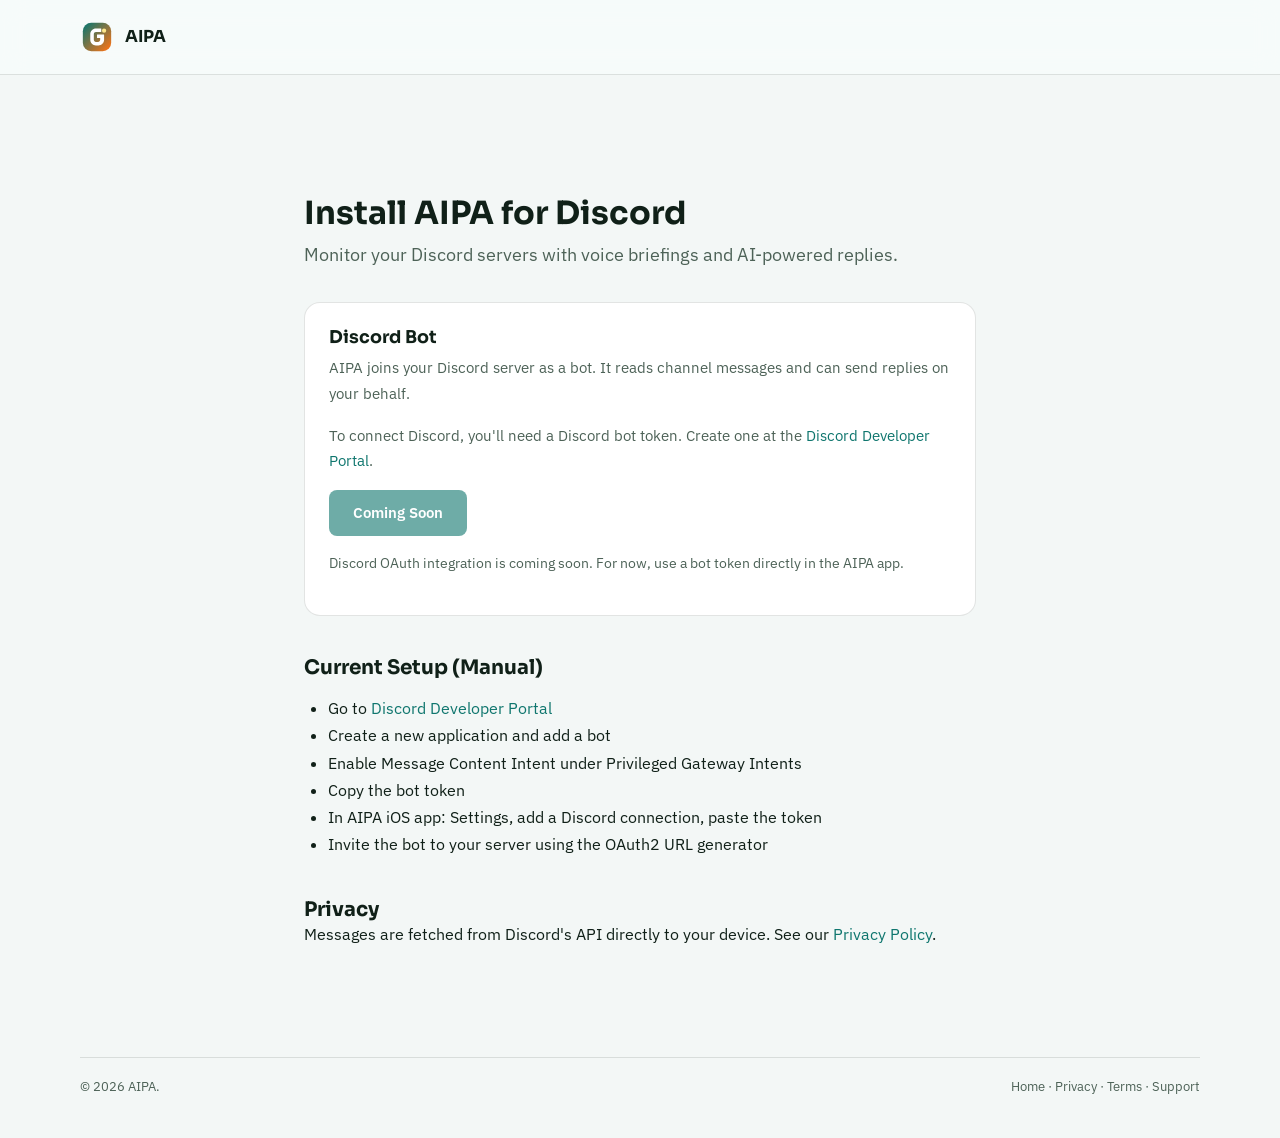
<file: install/discord.html>
<!doctype html>
<html lang="en">
  <head>
    <meta charset="UTF-8" />
    <meta name="viewport" content="width=device-width, initial-scale=1.0" />
    <title>Install AIPA for Discord | AIPA</title>
    <meta name="description" content="Connect AIPA to your Discord server. Get voice briefings on your channels." />
    <link rel="icon" href="../assets/logo.svg" type="image/svg+xml" />
    <link rel="stylesheet" href="../styles.css" />
    <link rel="preconnect" href="https://fonts.googleapis.com" />
    <link rel="preconnect" href="https://fonts.gstatic.com" crossorigin />
    <link href="https://fonts.googleapis.com/css2?family=Sora:wght@400;500;600;700;800&family=IBM+Plex+Sans:wght@400;500;600&display=swap" rel="stylesheet" />
    <style>
      .install-page { max-width: 720px; margin: 0 auto; padding: 120px 24px 80px; }
      .install-page h1 { font-family: "Sora", sans-serif; font-size: 2rem; margin-bottom: 0.5rem; }
      .install-page .subtitle { color: var(--muted); font-size: 1.1rem; margin-bottom: 2rem; }
      .install-page h2 { font-family: "Sora", sans-serif; font-size: 1.25rem; margin-top: 2.5rem; }
      .install-page p, .install-page li { line-height: 1.7; }
      .install-page ul { padding-left: 1.5rem; }
      .install-page a { color: var(--teal); }
      .install-page code { background: var(--surface-alt); padding: 2px 6px; border-radius: 4px; font-size: 0.9em; }
      .app-card { background: var(--surface); border: 1px solid var(--line); border-radius: var(--radius-lg); padding: 1.5rem; margin: 1.5rem 0; }
      .app-card h3 { font-family: "Sora", sans-serif; margin: 0 0 0.5rem; font-size: 1.1rem; }
      .app-card p { margin: 0.5rem 0 1rem; color: var(--muted); font-size: 0.95rem; }
      .install-btn { display: inline-block; background: var(--teal); color: white; padding: 10px 24px; border-radius: 8px; text-decoration: none; font-weight: 600; font-size: 0.95rem; }
      .install-btn:hover { background: var(--teal-strong); }
      .coming-soon { opacity: 0.6; pointer-events: none; }
    </style>
  </head>
  <body>
    <header class="nav">
      <div class="nav-inner">
        <a class="brand" href="/" aria-label="AIPA Home">
          <img src="../assets/logo.svg" alt="AIPA logo" />
          <span>AIPA</span>
        </a>
      </div>
    </header>

    <div class="install-page">
      <h1>Install AIPA for Discord</h1>
      <p class="subtitle">Monitor your Discord servers with voice briefings and AI-powered replies.</p>

      <div class="app-card">
        <h3>Discord Bot</h3>
        <p>AIPA joins your Discord server as a bot. It reads channel messages and can send replies on your behalf.</p>
        <p>To connect Discord, you'll need a Discord bot token. Create one at the <a href="https://discord.com/developers/applications" target="_blank">Discord Developer Portal</a>.</p>
        <p style="margin-top: 1rem;">
          <span class="install-btn coming-soon">Coming Soon</span>
        </p>
        <p style="font-size: 0.85rem; color: var(--muted); margin-top: 0.5rem;">Discord OAuth integration is coming soon. For now, use a bot token directly in the AIPA app.</p>
      </div>

      <h2>Current Setup (Manual)</h2>
      <ul>
        <li>Go to <a href="https://discord.com/developers/applications" target="_blank">Discord Developer Portal</a></li>
        <li>Create a new application and add a bot</li>
        <li>Enable Message Content Intent under Privileged Gateway Intents</li>
        <li>Copy the bot token</li>
        <li>In AIPA iOS app: Settings, add a Discord connection, paste the token</li>
        <li>Invite the bot to your server using the OAuth2 URL generator</li>
      </ul>

      <h2>Privacy</h2>
      <p>Messages are fetched from Discord's API directly to your device. See our <a href="/privacy.html">Privacy Policy</a>.</p>
    </div>

    <footer class="footer">
      <div class="container footer-inner">
        <p>&copy; <span id="year"></span> AIPA.</p>
        <div>
          <a href="/">Home</a> &middot;
          <a href="/privacy.html">Privacy</a> &middot;
          <a href="/terms.html">Terms</a> &middot;
          <a href="/support.html">Support</a>
        </div>
      </div>
    </footer>
    <script>document.getElementById("year").textContent = new Date().getFullYear();</script>
  </body>
</html>
</file>
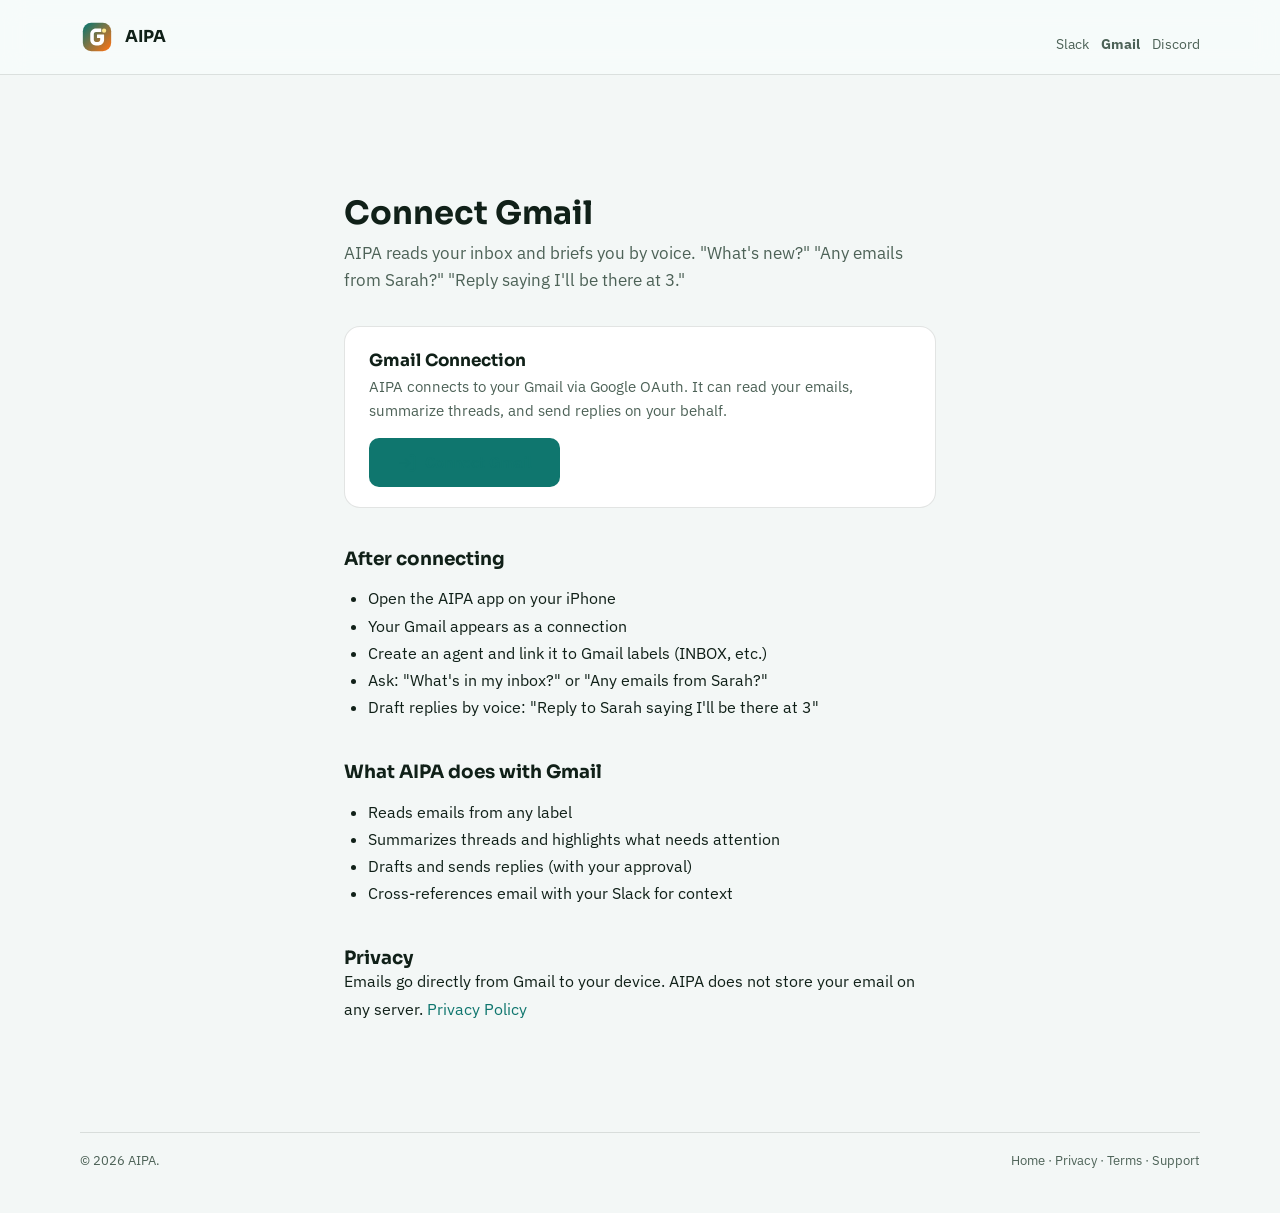
<file: install/gmail.html>
<!doctype html>
<html lang="en">
  <head>
    <meta charset="UTF-8" />
    <meta name="viewport" content="width=device-width, initial-scale=1.0" />
    <title>Connect Gmail | AIPA</title>
    <meta name="description" content="Connect AIPA to your Gmail. Voice briefings on your inbox, draft replies hands-free." />
    <link rel="icon" href="../assets/logo.svg" type="image/svg+xml" />
    <link rel="stylesheet" href="../styles.css" />
    <link rel="preconnect" href="https://fonts.googleapis.com" />
    <link rel="preconnect" href="https://fonts.gstatic.com" crossorigin />
    <link href="https://fonts.googleapis.com/css2?family=Sora:wght@400;500;600;700;800&family=IBM+Plex+Sans:wght@400;500;600&display=swap" rel="stylesheet" />
    <style>
      .install-page { max-width: 640px; margin: 0 auto; padding: 120px 24px 80px; }
      .install-page h1 { font-family: "Sora", sans-serif; font-size: 2rem; margin-bottom: 0.5rem; }
      .install-page .subtitle { color: var(--muted); font-size: 1.05rem; margin-bottom: 2rem; line-height: 1.6; }
      .install-page h2 { font-family: "Sora", sans-serif; font-size: 1.15rem; margin-top: 2.5rem; }
      .install-page p, .install-page li { line-height: 1.7; }
      .install-page ul { padding-left: 1.5rem; }
      .install-page a { color: var(--teal); }
      .app-card { background: var(--surface); border: 1px solid var(--line); border-radius: var(--radius-lg); padding: 1.5rem 1.5rem 1.25rem; margin: 1.5rem 0; }
      .app-card h3 { font-family: "Sora", sans-serif; margin: 0 0 0.25rem; font-size: 1.05rem; }
      .app-card .desc { margin: 0.25rem 0 1rem; color: var(--muted); font-size: 0.95rem; line-height: 1.6; }
      .install-btn { display: inline-flex; align-items: center; gap: 8px; background: var(--teal); color: white; padding: 12px 28px; border-radius: 10px; text-decoration: none; font-weight: 600; font-size: 1rem; transition: background 0.15s; }
      .install-btn:hover { background: var(--teal-strong); color: white; }
      .install-btn svg { width: 20px; height: 20px; }
      .platforms { display: flex; gap: 12px; margin-top: 1rem; font-size: 0.85rem; }
      .platforms a { color: var(--muted); text-decoration: none; padding: 4px 0; border-bottom: 1px solid transparent; }
      .platforms a:hover { color: var(--teal); border-color: var(--teal); }
    </style>
  </head>
  <body>
    <header class="nav">
      <div class="nav-inner">
        <a class="brand" href="/" aria-label="AIPA Home">
          <img src="../assets/logo.svg" alt="AIPA logo" />
          <span>AIPA</span>
        </a>
        <div class="platforms">
          <a href="/install/slack.html">Slack</a>
          <a href="/install/gmail.html"><strong>Gmail</strong></a>
          <a href="/install/discord.html">Discord</a>
        </div>
      </div>
    </header>

    <div class="install-page">
      <h1>Connect Gmail</h1>
      <p class="subtitle">AIPA reads your inbox and briefs you by voice. "What's new?" "Any emails from Sarah?" "Reply saying I'll be there at 3."</p>

      <div class="app-card">
        <h3>Gmail Connection</h3>
        <p class="desc">AIPA connects to your Gmail via Google OAuth. It can read your emails, summarize threads, and send replies on your behalf.</p>
        <a class="install-btn" href="https://app.aipa.site/gmail/install">
          <svg viewBox="0 0 24 24" fill="none" stroke="currentColor" stroke-width="2"><path d="M15 3h4a2 2 0 0 1 2 2v14a2 2 0 0 1-2 2h-4M10 17l5-5-5-5M13 12H3"/></svg>
          Connect Gmail
        </a>
      </div>

      <h2>After connecting</h2>
      <ul>
        <li>Open the AIPA app on your iPhone</li>
        <li>Your Gmail appears as a connection</li>
        <li>Create an agent and link it to Gmail labels (INBOX, etc.)</li>
        <li>Ask: "What's in my inbox?" or "Any emails from Sarah?"</li>
        <li>Draft replies by voice: "Reply to Sarah saying I'll be there at 3"</li>
      </ul>

      <h2>What AIPA does with Gmail</h2>
      <ul>
        <li>Reads emails from any label</li>
        <li>Summarizes threads and highlights what needs attention</li>
        <li>Drafts and sends replies (with your approval)</li>
        <li>Cross-references email with your Slack for context</li>
      </ul>

      <h2>Privacy</h2>
      <p>Emails go directly from Gmail to your device. AIPA does not store your email on any server. <a href="/privacy.html">Privacy Policy</a></p>
    </div>

    <footer class="footer">
      <div class="container footer-inner">
        <p>&copy; <span id="year"></span> AIPA.</p>
        <div>
          <a href="/">Home</a> &middot;
          <a href="/privacy.html">Privacy</a> &middot;
          <a href="/terms.html">Terms</a> &middot;
          <a href="/support.html">Support</a>
        </div>
      </div>
    </footer>
    <script>document.getElementById("year").textContent = new Date().getFullYear();</script>
  </body>
</html>
</file>
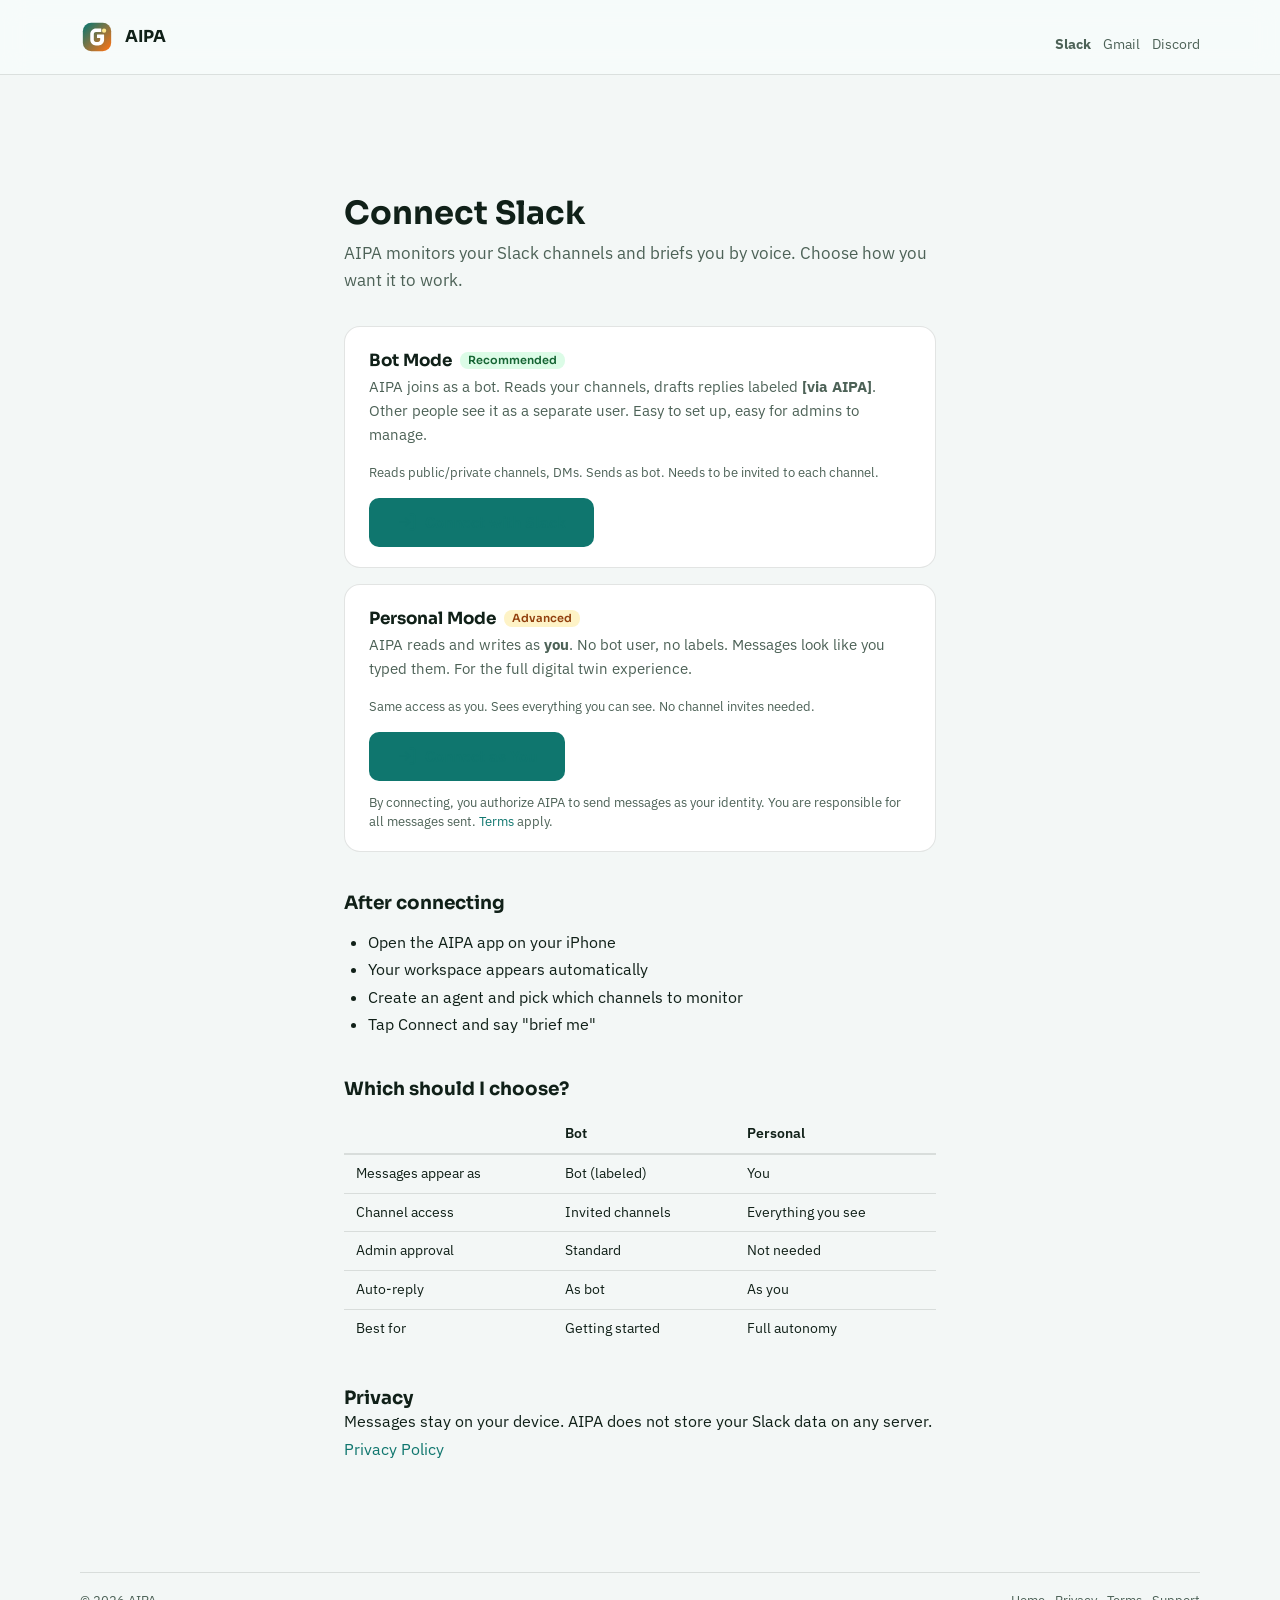
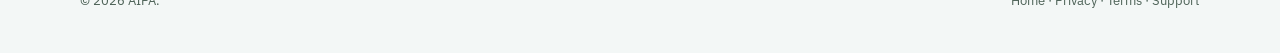
<file: install/slack.html>
<!doctype html>
<html lang="en">
  <head>
    <meta charset="UTF-8" />
    <meta name="viewport" content="width=device-width, initial-scale=1.0" />
    <title>Connect Slack | AIPA</title>
    <meta name="description" content="Connect AIPA to your Slack workspace. Get voice briefings and AI-powered replies." />
    <link rel="icon" href="../assets/logo.svg" type="image/svg+xml" />
    <link rel="stylesheet" href="../styles.css" />
    <link rel="preconnect" href="https://fonts.googleapis.com" />
    <link rel="preconnect" href="https://fonts.gstatic.com" crossorigin />
    <link href="https://fonts.googleapis.com/css2?family=Sora:wght@400;500;600;700;800&family=IBM+Plex+Sans:wght@400;500;600&display=swap" rel="stylesheet" />
    <style>
      .install-page { max-width: 640px; margin: 0 auto; padding: 120px 24px 80px; }
      .install-page h1 { font-family: "Sora", sans-serif; font-size: 2rem; margin-bottom: 0.5rem; }
      .install-page .subtitle { color: var(--muted); font-size: 1.05rem; margin-bottom: 2rem; line-height: 1.6; }
      .install-page h2 { font-family: "Sora", sans-serif; font-size: 1.15rem; margin-top: 2.5rem; }
      .install-page p, .install-page li { line-height: 1.7; }
      .install-page ul { padding-left: 1.5rem; }
      .install-page a { color: var(--teal); }
      .app-cards { display: grid; gap: 1rem; margin: 1.5rem 0; }
      .app-card { background: var(--surface); border: 1px solid var(--line); border-radius: var(--radius-lg); padding: 1.5rem 1.5rem 1.25rem; }
      .app-card h3 { font-family: "Sora", sans-serif; margin: 0 0 0.25rem; font-size: 1.05rem; display: flex; align-items: center; gap: 8px; }
      .badge { display: inline-block; font-size: 0.7rem; font-weight: 600; padding: 2px 8px; border-radius: 8px; }
      .badge-rec { background: #dcfce7; color: #166534; }
      .badge-adv { background: #fef3c7; color: #92400e; }
      .app-card .desc { margin: 0.25rem 0 1rem; color: var(--muted); font-size: 0.95rem; line-height: 1.6; }
      .app-card .perms { font-size: 0.8rem; color: var(--muted); margin: 0 0 1rem; line-height: 1.5; }
      .app-card .warn { font-size: 0.8rem; color: var(--muted); margin: 0.75rem 0 0; line-height: 1.5; }
      .install-btn { display: inline-flex; align-items: center; gap: 8px; background: var(--teal); color: white; padding: 12px 28px; border-radius: 10px; text-decoration: none; font-weight: 600; font-size: 1rem; transition: background 0.15s; }
      .install-btn:hover { background: var(--teal-strong); color: white; }
      .install-btn svg { width: 20px; height: 20px; }
      .platforms { display: flex; gap: 12px; margin-top: 1rem; font-size: 0.85rem; }
      .platforms a { color: var(--muted); text-decoration: none; padding: 4px 0; border-bottom: 1px solid transparent; }
      .platforms a:hover { color: var(--teal); border-color: var(--teal); }
      .compare { width: 100%; border-collapse: collapse; margin: 1rem 0; font-size: 0.875rem; }
      .compare th { text-align: left; padding: 8px 12px; border-bottom: 2px solid var(--line); font-weight: 600; }
      .compare td { padding: 8px 12px; border-bottom: 1px solid var(--line); }
      .compare tr:last-child td { border-bottom: none; }
    </style>
  </head>
  <body>
    <header class="nav">
      <div class="nav-inner">
        <a class="brand" href="/" aria-label="AIPA Home">
          <img src="../assets/logo.svg" alt="AIPA logo" />
          <span>AIPA</span>
        </a>
        <div class="platforms">
          <a href="/install/slack.html"><strong>Slack</strong></a>
          <a href="/install/gmail.html">Gmail</a>
          <a href="/install/discord.html">Discord</a>
        </div>
      </div>
    </header>

    <div class="install-page">
      <h1>Connect Slack</h1>
      <p class="subtitle">AIPA monitors your Slack channels and briefs you by voice. Choose how you want it to work.</p>

      <div class="app-cards">
        <div class="app-card">
          <h3>Bot Mode <span class="badge badge-rec">Recommended</span></h3>
          <p class="desc">AIPA joins as a bot. Reads your channels, drafts replies labeled <strong>[via AIPA]</strong>. Other people see it as a separate user. Easy to set up, easy for admins to manage.</p>
          <p class="perms">Reads public/private channels, DMs. Sends as bot. Needs to be invited to each channel.</p>
          <a class="install-btn" href="https://app.aipa.site/slack/install">
            <svg viewBox="0 0 24 24" fill="none" stroke="currentColor" stroke-width="2"><path d="M15 3h4a2 2 0 0 1 2 2v14a2 2 0 0 1-2 2h-4M10 17l5-5-5-5M13 12H3"/></svg>
            Connect with Slack
          </a>
        </div>

        <div class="app-card">
          <h3>Personal Mode <span class="badge badge-adv">Advanced</span></h3>
          <p class="desc">AIPA reads and writes as <strong>you</strong>. No bot user, no labels. Messages look like you typed them. For the full digital twin experience.</p>
          <p class="perms">Same access as you. Sees everything you can see. No channel invites needed.</p>
          <a class="install-btn" href="https://app.aipa.site/slack-personal/install">
            <svg viewBox="0 0 24 24" fill="none" stroke="currentColor" stroke-width="2"><path d="M15 3h4a2 2 0 0 1 2 2v14a2 2 0 0 1-2 2h-4M10 17l5-5-5-5M13 12H3"/></svg>
            Connect as You
          </a>
          <p class="warn">By connecting, you authorize AIPA to send messages as your identity. You are responsible for all messages sent. <a href="/terms.html">Terms</a> apply.</p>
        </div>
      </div>

      <h2>After connecting</h2>
      <ul>
        <li>Open the AIPA app on your iPhone</li>
        <li>Your workspace appears automatically</li>
        <li>Create an agent and pick which channels to monitor</li>
        <li>Tap Connect and say "brief me"</li>
      </ul>

      <h2>Which should I choose?</h2>
      <table class="compare">
        <thead>
          <tr><th></th><th>Bot</th><th>Personal</th></tr>
        </thead>
        <tbody>
          <tr><td>Messages appear as</td><td>Bot (labeled)</td><td>You</td></tr>
          <tr><td>Channel access</td><td>Invited channels</td><td>Everything you see</td></tr>
          <tr><td>Admin approval</td><td>Standard</td><td>Not needed</td></tr>
          <tr><td>Auto-reply</td><td>As bot</td><td>As you</td></tr>
          <tr><td>Best for</td><td>Getting started</td><td>Full autonomy</td></tr>
        </tbody>
      </table>

      <h2>Privacy</h2>
      <p>Messages stay on your device. AIPA does not store your Slack data on any server. <a href="/privacy.html">Privacy Policy</a></p>
    </div>

    <footer class="footer">
      <div class="container footer-inner">
        <p>&copy; <span id="year"></span> AIPA.</p>
        <div>
          <a href="/">Home</a> &middot;
          <a href="/privacy.html">Privacy</a> &middot;
          <a href="/terms.html">Terms</a> &middot;
          <a href="/support.html">Support</a>
        </div>
      </div>
    </footer>
    <script>document.getElementById("year").textContent = new Date().getFullYear();</script>
  </body>
</html>
</file>
<file: styles.css>
* {
  box-sizing: border-box;
}

:root {
  --bg: #f3f7f6;
  --surface: #ffffff;
  --surface-alt: #eef4f3;
  --ink: #102018;
  --muted: #4d6257;
  --line: rgba(16, 32, 24, 0.12);
  --teal: #0f766e;
  --teal-strong: #0d9488;
  --orange: #f97316;
  --orange-soft: rgba(249, 115, 22, 0.16);
  --shadow: 0 18px 44px rgba(16, 32, 24, 0.12);
  --radius-xl: 22px;
  --radius-lg: 16px;
}

html,
body {
  margin: 0;
  padding: 0;
}

body {
  font-family: "IBM Plex Sans", system-ui, -apple-system, sans-serif;
  background: var(--bg);
  color: var(--ink);
  line-height: 1.55;
}

.site-bg {
  position: fixed;
  inset: 0;
  z-index: -2;
  background:
    radial-gradient(900px 500px at 5% -10%, rgba(15, 118, 110, 0.2), transparent),
    radial-gradient(700px 420px at 95% 0%, rgba(249, 115, 22, 0.2), transparent),
    linear-gradient(180deg, #f7fbfa 0%, #edf4f2 100%);
}

.container {
  width: min(1120px, calc(100% - 2.5rem));
  margin: 0 auto;
}

.section {
  padding: 5.2rem 0;
}

.eyebrow {
  display: inline-block;
  margin: 0 0 0.9rem;
  padding: 0.35rem 0.8rem;
  border-radius: 999px;
  font-size: 0.75rem;
  letter-spacing: 0.08em;
  text-transform: uppercase;
  color: #0f766e;
  background: rgba(15, 118, 110, 0.12);
  border: 1px solid rgba(15, 118, 110, 0.22);
}

h1,
h2,
h3 {
  margin: 0;
  font-family: "Sora", system-ui, -apple-system, sans-serif;
  line-height: 1.15;
}

p {
  margin: 0;
}

a {
  color: inherit;
  text-decoration: none;
}

.nav {
  position: sticky;
  top: 0;
  z-index: 50;
  border-bottom: 1px solid var(--line);
  backdrop-filter: blur(12px);
  background: rgba(247, 251, 250, 0.92);
}

.nav-inner {
  width: min(1120px, calc(100% - 2.5rem));
  margin: 0 auto;
  min-height: 74px;
  display: flex;
  align-items: center;
  justify-content: space-between;
  gap: 1rem;
}

.brand {
  display: flex;
  align-items: center;
  gap: 0.7rem;
  font-family: "Sora", sans-serif;
  font-weight: 700;
  font-size: 1.03rem;
}

.brand img {
  width: 34px;
  height: 34px;
}

.nav-links {
  display: flex;
  align-items: center;
  gap: 1.3rem;
  color: var(--muted);
  font-size: 0.92rem;
}

.nav-links a {
  position: relative;
  padding: 0.2rem 0;
}

.nav-links a::after {
  content: "";
  position: absolute;
  left: 0;
  bottom: -0.15rem;
  width: 0;
  height: 2px;
  border-radius: 999px;
  background: linear-gradient(90deg, var(--teal), var(--orange));
  transition: width 160ms ease;
}

.nav-links a:hover::after {
  width: 100%;
}

.menu-btn {
  display: none;
  width: 42px;
  height: 42px;
  border: 1px solid var(--line);
  border-radius: 12px;
  background: #fff;
  padding: 0;
  cursor: pointer;
}

.menu-btn span {
  display: block;
  width: 18px;
  height: 2px;
  margin: 4px auto;
  background: var(--ink);
  border-radius: 999px;
}

.mobile-menu {
  display: none;
  border-top: 1px solid var(--line);
  padding: 1rem 1.25rem 1.2rem;
  background: rgba(247, 251, 250, 0.97);
}

.mobile-menu.open {
  display: grid;
  gap: 0.75rem;
}

.mobile-menu a {
  padding: 0.45rem 0;
  color: var(--muted);
}

.btn {
  display: inline-flex;
  align-items: center;
  justify-content: center;
  border-radius: 999px;
  border: 1px solid transparent;
  cursor: pointer;
  font-weight: 600;
  transition: transform 150ms ease, box-shadow 150ms ease, filter 150ms ease;
}

.btn:hover {
  transform: translateY(-1px);
}

.btn-primary {
  color: #fff;
  background: linear-gradient(120deg, var(--teal), var(--teal-strong));
  box-shadow: 0 12px 24px rgba(15, 118, 110, 0.26);
  padding: 0.55rem 1.1rem;
}

.btn-ghost {
  color: var(--ink);
  background: #fff;
  border-color: var(--line);
  padding: 0.55rem 1.1rem;
}

.btn-lg {
  padding: 0.8rem 1.35rem;
}

.hero {
  padding-top: 4.3rem;
}

.hero-grid {
  display: grid;
  grid-template-columns: 1.02fr 0.98fr;
  align-items: center;
  gap: 2rem;
}

.hero h1 {
  font-size: clamp(2.3rem, 5vw, 3.5rem);
  margin-bottom: 1rem;
}

.hero h1 span {
  color: var(--teal-strong);
}

.hero-copy {
  color: var(--muted);
  max-width: 39rem;
}

.hero-actions {
  display: flex;
  gap: 0.75rem;
  margin: 1.6rem 0;
  flex-wrap: wrap;
}

.hero-stats {
  display: grid;
  grid-template-columns: repeat(3, minmax(0, 1fr));
  gap: 0.8rem;
}

.hero-stats div {
  border: 1px solid var(--line);
  border-radius: var(--radius-lg);
  background: rgba(255, 255, 255, 0.72);
  padding: 0.8rem;
}

.hero-stats strong {
  display: block;
  font-size: 0.9rem;
}

.hero-stats span {
  display: block;
  margin-top: 0.32rem;
  font-size: 0.78rem;
  color: var(--muted);
}

.hero-panel {
  background: var(--surface);
  border: 1px solid var(--line);
  border-radius: var(--radius-xl);
  overflow: hidden;
  box-shadow: var(--shadow);
}

.panel-head {
  display: flex;
  align-items: center;
  gap: 0.38rem;
  padding: 0.75rem 0.95rem;
  border-bottom: 1px solid var(--line);
  background: linear-gradient(180deg, #fff, var(--surface-alt));
}

.panel-head p {
  margin-left: 0.55rem;
  font-size: 0.78rem;
  color: #2d463a;
}

.dot {
  width: 9px;
  height: 9px;
  border-radius: 999px;
}

.dot.red {
  background: #ef4444;
}

.dot.amber {
  background: #f59e0b;
}

.dot.green {
  background: #22c55e;
}

.panel-body {
  padding: 0.95rem;
  display: grid;
  gap: 0.7rem;
}

.queue-item {
  border: 1px solid var(--line);
  border-left: 4px solid #cbd5e1;
  border-radius: 12px;
  padding: 0.8rem;
  background: #fff;
}

.queue-item header {
  display: flex;
  justify-content: space-between;
  gap: 0.75rem;
  align-items: baseline;
}

.queue-item h3 {
  font-size: 0.94rem;
}

.queue-item header span {
  font-size: 0.72rem;
  text-transform: uppercase;
  color: var(--muted);
}

.queue-item p {
  margin-top: 0.38rem;
  color: #42594f;
  font-size: 0.84rem;
}

.queue-item.critical {
  border-left-color: #dc2626;
}

.queue-item.high {
  border-left-color: #ea580c;
}

.queue-item.normal {
  border-left-color: #0891b2;
}

.queue-tags {
  margin-top: 0.55rem;
  display: flex;
  flex-wrap: wrap;
  gap: 0.4rem;
}

.queue-tags span {
  border: 1px solid var(--line);
  background: var(--surface-alt);
  border-radius: 999px;
  padding: 0.2rem 0.52rem;
  font-size: 0.72rem;
  color: #3f574d;
}

.section-head {
  max-width: 760px;
  margin-bottom: 1.6rem;
}

.section-head h2 {
  font-size: clamp(1.55rem, 3.4vw, 2.4rem);
  margin-bottom: 0.8rem;
}

.steps-grid,
.feature-grid,
.pricing-grid {
  display: grid;
  gap: 1rem;
}

.steps-grid {
  grid-template-columns: repeat(4, minmax(0, 1fr));
}

.step-card,
.feature-card,
.price-card,
.faq-item,
.cta-card {
  border: 1px solid var(--line);
  border-radius: var(--radius-lg);
  background: rgba(255, 255, 255, 0.88);
}

.step-card {
  padding: 1rem;
}

.step-card span {
  display: inline-grid;
  place-items: center;
  width: 28px;
  height: 28px;
  border-radius: 9px;
  font-size: 0.86rem;
  font-weight: 700;
  color: #fff;
  background: linear-gradient(120deg, var(--teal), var(--orange));
}

.step-card h3 {
  margin-top: 0.7rem;
  font-size: 1rem;
}

.step-card p {
  margin-top: 0.45rem;
  color: var(--muted);
  font-size: 0.88rem;
}

.feature-grid {
  grid-template-columns: repeat(3, minmax(0, 1fr));
}

.feature-card {
  padding: 1rem;
}

.feature-card h3 {
  font-size: 1rem;
}

.feature-card p {
  margin-top: 0.45rem;
  color: var(--muted);
  font-size: 0.88rem;
}

.pricing-grid {
  grid-template-columns: repeat(3, minmax(0, 1fr));
  align-items: stretch;
}

.price-card {
  padding: 1.1rem;
}

.price-card.featured {
  border-color: rgba(15, 118, 110, 0.38);
  box-shadow: var(--shadow);
  transform: translateY(-3px);
}

.chip {
  display: inline-block;
  margin-bottom: 0.6rem;
  background: rgba(15, 118, 110, 0.15);
  color: #115e59;
  font-size: 0.72rem;
  text-transform: uppercase;
  border-radius: 999px;
  padding: 0.24rem 0.58rem;
  letter-spacing: 0.08em;
}

.price {
  margin-top: 0.55rem;
  font-family: "Sora", sans-serif;
  font-size: 2.15rem;
}

.price span {
  font-size: 0.84rem;
  color: var(--muted);
}

.price-card ul {
  list-style: none;
  margin: 0.95rem 0 1rem;
  padding: 0;
  display: grid;
  gap: 0.42rem;
}

.price-card li {
  color: #3f574d;
  padding-left: 1rem;
  position: relative;
}

.price-card li::before {
  content: "•";
  position: absolute;
  left: 0;
  color: var(--teal-strong);
}

.faq-list {
  display: grid;
  gap: 0.75rem;
}

.faq-item {
  overflow: hidden;
}

.faq-q {
  width: 100%;
  text-align: left;
  border: 0;
  background: transparent;
  font: inherit;
  color: inherit;
  padding: 1rem;
  display: flex;
  align-items: center;
  justify-content: space-between;
  font-weight: 600;
  cursor: pointer;
}

.faq-q span {
  color: var(--teal);
  font-size: 1.15rem;
}

.faq-a {
  max-height: 0;
  overflow: hidden;
  transition: max-height 220ms ease;
  color: var(--muted);
  padding: 0 1rem;
}

.faq-item.open .faq-a {
  padding: 0 1rem 1rem;
  max-height: 240px;
}

.cta {
  padding-top: 2.6rem;
}

.cta-card {
  text-align: center;
  padding: 2.2rem 1rem;
  background:
    linear-gradient(140deg, rgba(15, 118, 110, 0.9), rgba(9, 83, 77, 0.95)),
    radial-gradient(200px 120px at 80% 0%, rgba(249, 115, 22, 0.3), transparent);
  color: #e7fffb;
  box-shadow: 0 24px 44px rgba(9, 83, 77, 0.34);
}

.cta-card h2 {
  font-size: clamp(1.4rem, 3vw, 2rem);
}

.cta-card p {
  margin: 0.8rem auto 1.1rem;
  max-width: 620px;
  color: rgba(233, 255, 248, 0.92);
}

.footer {
  padding: 1.8rem 0 2.6rem;
}

.footer-inner {
  border-top: 1px solid var(--line);
  padding-top: 1.1rem;
  display: flex;
  justify-content: space-between;
  gap: 0.75rem;
  color: var(--muted);
  font-size: 0.84rem;
}

.reveal {
  opacity: 0;
  transform: translateY(26px);
  transition: opacity 0.55s ease, transform 0.55s ease;
}

.reveal.visible {
  opacity: 1;
  transform: translateY(0);
}

@media (max-width: 1080px) {
  .hero-grid,
  .steps-grid,
  .feature-grid,
  .pricing-grid {
    grid-template-columns: 1fr 1fr;
  }

  .hero-stats {
    grid-template-columns: 1fr;
  }
}

@media (max-width: 760px) {
  .section {
    padding: 4rem 0;
  }

  .nav-links,
  .nav-cta {
    display: none;
  }

  .menu-btn {
    display: inline-block;
  }

  .hero-grid,
  .steps-grid,
  .feature-grid,
  .pricing-grid {
    grid-template-columns: 1fr;
  }

  .footer-inner {
    flex-direction: column;
  }
}
</file>
